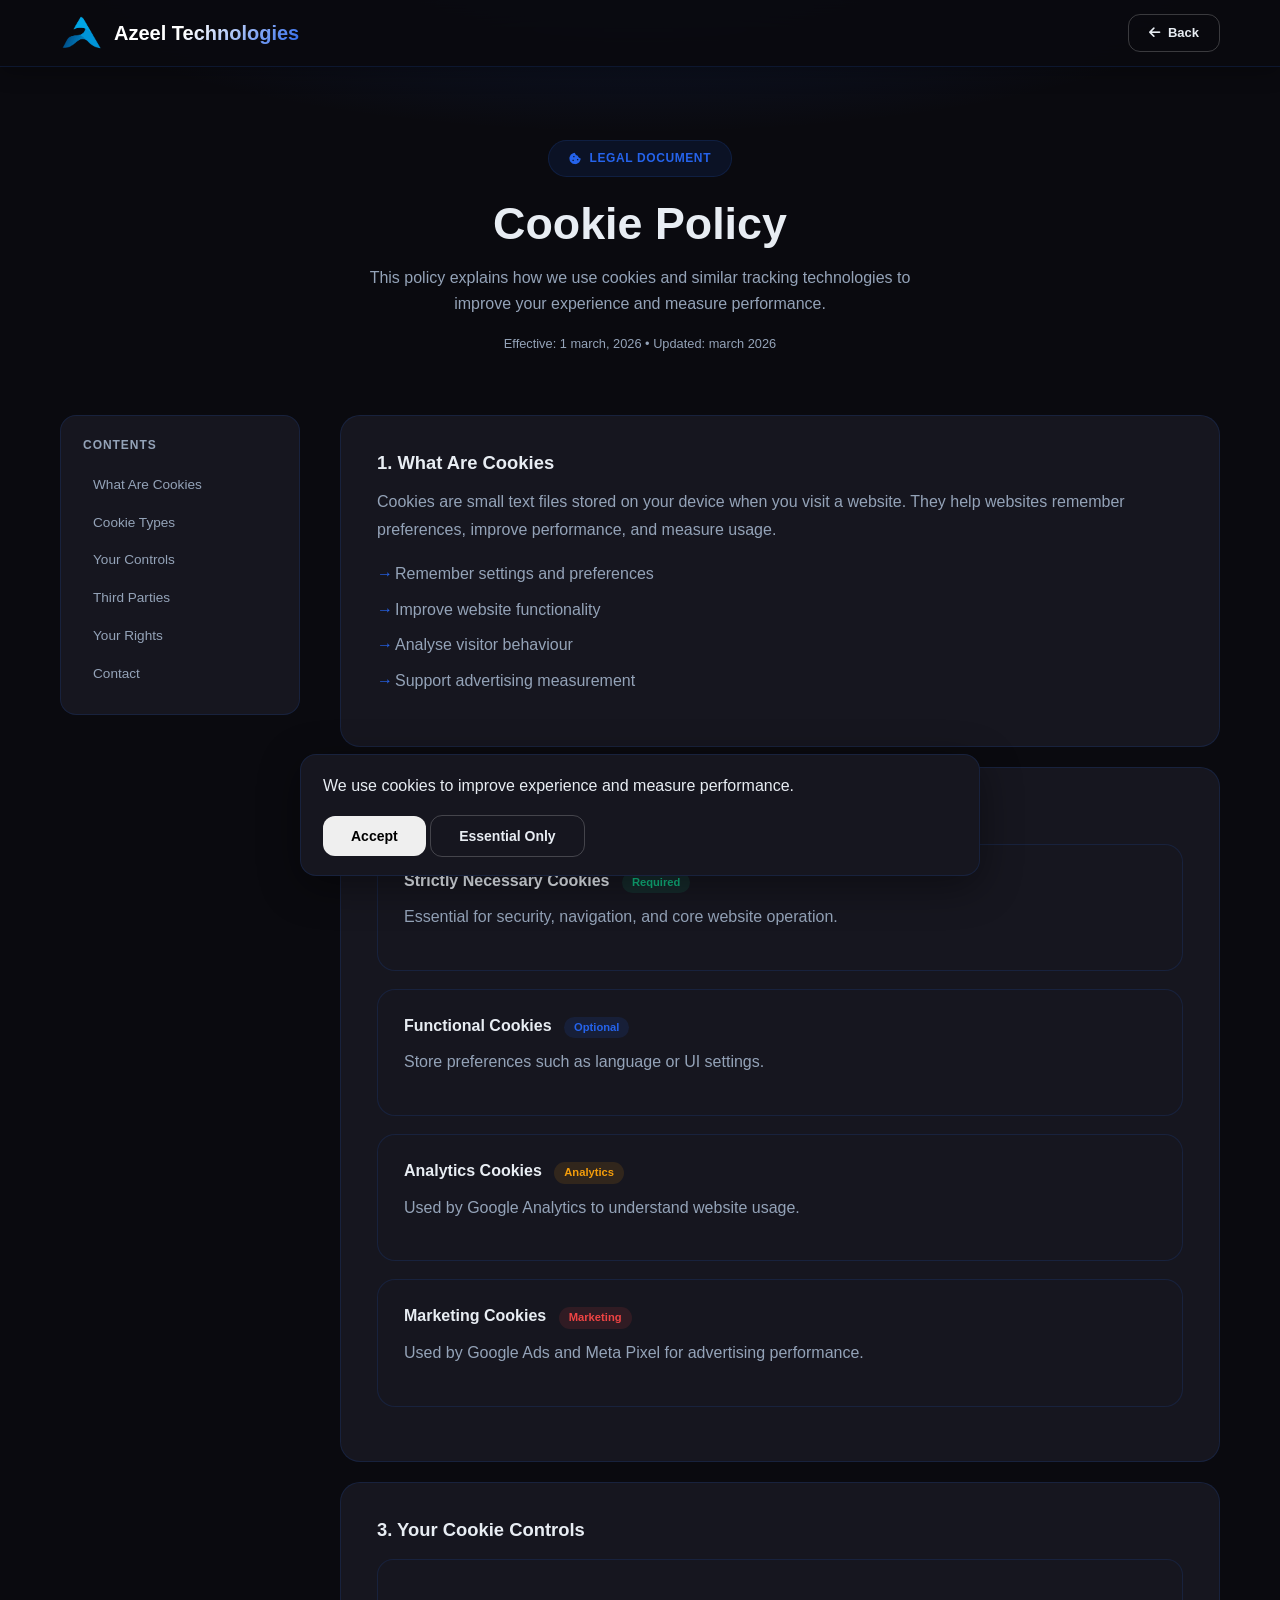
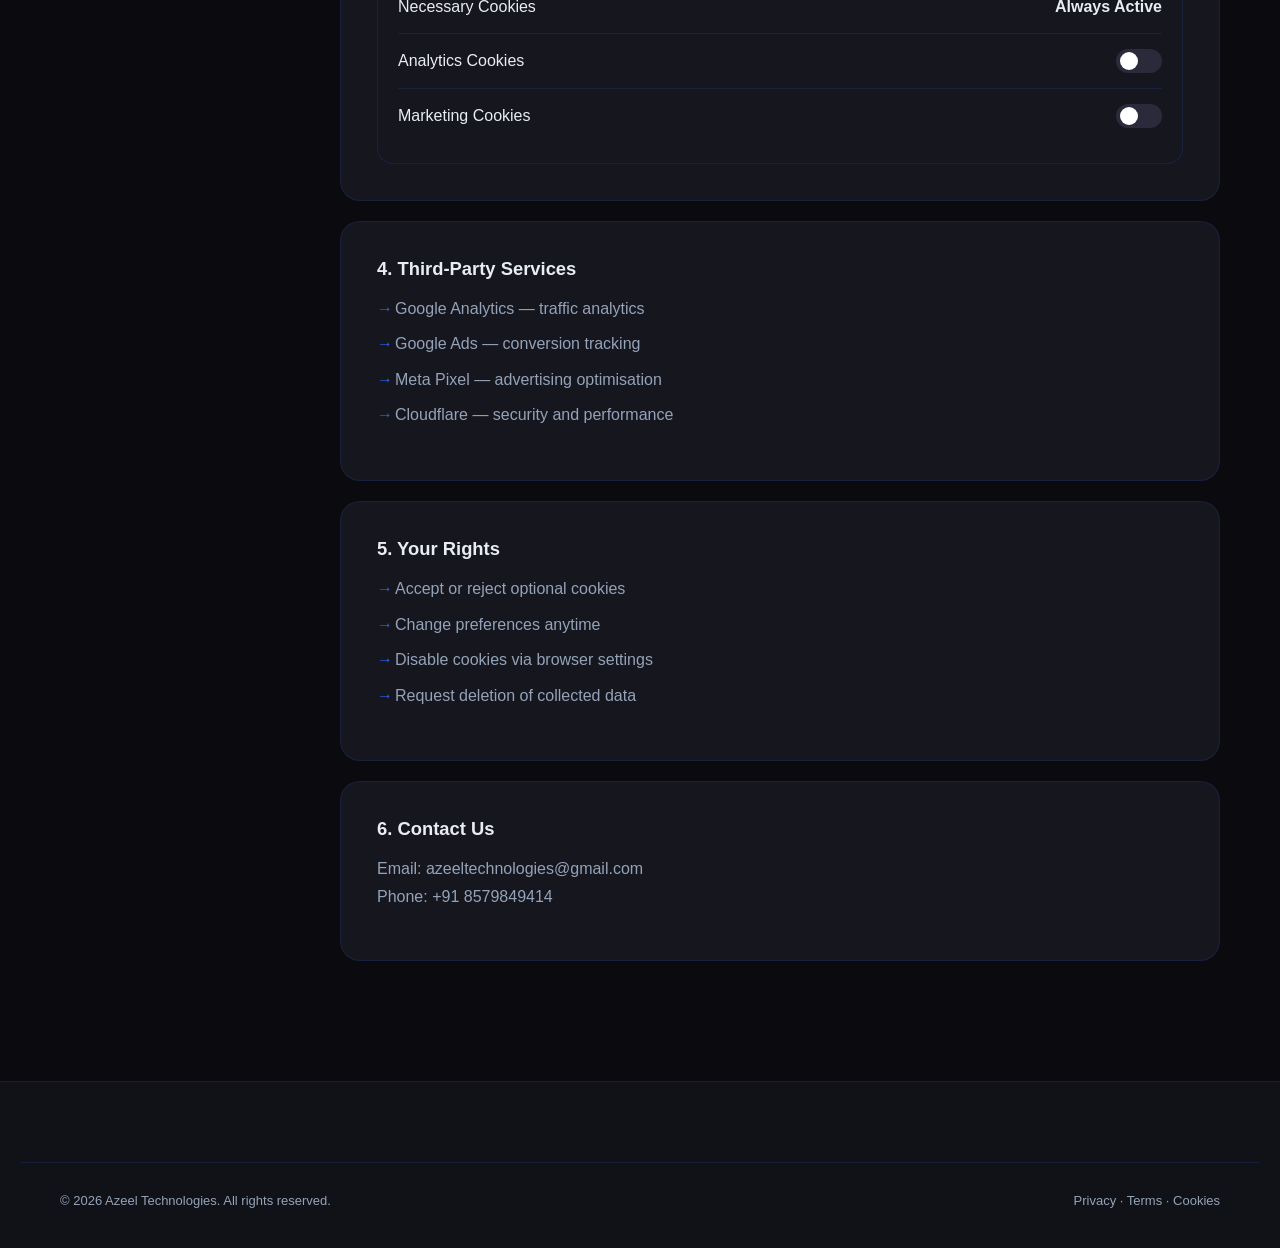
<file: cookies-policy.html>
<!DOCTYPE html>
<html lang="en">
<head>
<meta charset="UTF-8">
<meta name="viewport" content="width=device-width, initial-scale=1.0">

<title>Cookie Policy | Azeel Technologies</title>

<meta name="description"
content="Cookie Policy explaining how Azeel Technologies uses cookies, analytics and advertising technologies and how you control your preferences.">

<link rel="stylesheet" href="style.css">
<link rel="stylesheet"
href="https://cdnjs.cloudflare.com/ajax/libs/font-awesome/6.4.0/css/all.min.css">

</head>
<body>

<!-- NAV -->
<nav class="scrolled">
<div class="container nav-inner">
<div class="logo-wrapper">
<div class="logo-icon"><img src="azeel_logo.png" alt="Azeel Logo"></div>
<div class="logo">Azeel Technologies</div>
</div>

<a href="index.html" class="btn btn-outline btn-sm">
<i class="fas fa-arrow-left"></i> Back
</a>
</div>
</nav>

<!-- HERO -->
<section class="legal-hero">
<div class="container">
<span class="tag">
<i class="fas fa-cookie-bite"></i> Legal Document
</span>

<h1>Cookie Policy</h1>

<p>
This policy explains how we use cookies and similar tracking
technologies to improve your experience and measure performance.
</p>

<div class="legal-meta">
Effective: 1 march, 2026 • Updated: march 2026
</div>

</div>
</section>

<div class="container legal-layout">

<!-- SIDEBAR -->
<aside class="legal-sidebar">
<div class="legal-card">
<h4>Contents</h4>
<div class="legal-nav">
<a href="#what">What Are Cookies</a>
<a href="#types">Cookie Types</a>
<a href="#control">Your Controls</a>
<a href="#third">Third Parties</a>
<a href="#rights">Your Rights</a>
<a href="#contact">Contact</a>
</div>
</div>
</aside>

<!-- MAIN -->
<main>

<section id="what" class="legal-section">
<h2>1. What Are Cookies</h2>

<p>
Cookies are small text files stored on your device when you visit a website.
They help websites remember preferences, improve performance, and measure usage.
</p>

<ul class="legal-list">
<li>Remember settings and preferences</li>
<li>Improve website functionality</li>
<li>Analyse visitor behaviour</li>
<li>Support advertising measurement</li>
</ul>

</section>

<section id="types" class="legal-section">
<h2>2. Types of Cookies We Use</h2>

<div class="cookie-category">
<h3>Strictly Necessary Cookies
<span class="cookie-badge badge-required">Required</span>
</h3>
<p>Essential for security, navigation, and core website operation.</p>
</div>

<div class="cookie-category">
<h3>Functional Cookies
<span class="cookie-badge badge-optional">Optional</span>
</h3>
<p>Store preferences such as language or UI settings.</p>
</div>

<div class="cookie-category">
<h3>Analytics Cookies
<span class="cookie-badge badge-analytics">Analytics</span>
</h3>
<p>Used by Google Analytics to understand website usage.</p>
</div>

<div class="cookie-category">
<h3>Marketing Cookies
<span class="cookie-badge badge-marketing">Marketing</span>
</h3>
<p>Used by Google Ads and Meta Pixel for advertising performance.</p>
</div>

</section>

<section id="control" class="legal-section">
<h2>3. Your Cookie Controls</h2>

<div class="cookie-control">

<div class="cookie-row">
<span>Necessary Cookies</span>
<strong>Always Active</strong>
</div>

<div class="cookie-row">
<span>Analytics Cookies</span>
<div class="cookie-toggle" onclick="toggle(this,'analytics')"></div>
</div>

<div class="cookie-row">
<span>Marketing Cookies</span>
<div class="cookie-toggle" onclick="toggle(this,'marketing')"></div>
</div>
</div>
</section>

<section id="third" class="legal-section">
<h2>4. Third-Party Services</h2>

<ul class="legal-list">
<li>Google Analytics — traffic analytics</li>
<li>Google Ads — conversion tracking</li>
<li>Meta Pixel — advertising optimisation</li>
<li>Cloudflare — security and performance</li>
</ul>
</section>

<section id="rights" class="legal-section">
<h2>5. Your Rights</h2>

<ul class="legal-list">
<li>Accept or reject optional cookies</li>
<li>Change preferences anytime</li>
<li>Disable cookies via browser settings</li>
<li>Request deletion of collected data</li>
</ul>
</section>

<section id="contact" class="legal-section">
<h2>6. Contact Us</h2>

<p>
Email: azeeltechnologies@gmail.com<br>
Phone: +91 8579849414
</p>
</section>

</main>
</div>

<!-- COOKIE BANNER -->
<div class="cookie-banner" id="cookieBanner">
<p>
We use cookies to improve experience and measure performance.
</p>

<div>
<button class="btn" onclick="acceptCookies()">Accept</button>
<button class="btn btn-outline" onclick="rejectCookies()">Essential Only</button>
</div>
</div>

<footer>
<div class="container footer-bottom">
<span>© 2026 Azeel Technologies. All rights reserved.</span>
<span>
<a href="privacy.html">Privacy</a> ·
<a href="terms-of-service.html">Terms</a> ·
<a href="cookies-policy.html">Cookies</a>
</span>
</div>
</footer>

<script>
function toggle(el,type){
  el.classList.toggle("active");
  localStorage.setItem("cookie_"+type, el.classList.contains("active"));
}

function acceptCookies(){
  localStorage.setItem("cookie_consent","all");
  document.getElementById("cookieBanner").style.display="none";
}

function rejectCookies(){
  localStorage.setItem("cookie_consent","essential");
  document.getElementById("cookieBanner").style.display="none";
}

window.onload=function(){
  if(!localStorage.getItem("cookie_consent")){
    document.getElementById("cookieBanner").classList.add("show");
  }
}
</script>
</body>
</html>
</file>
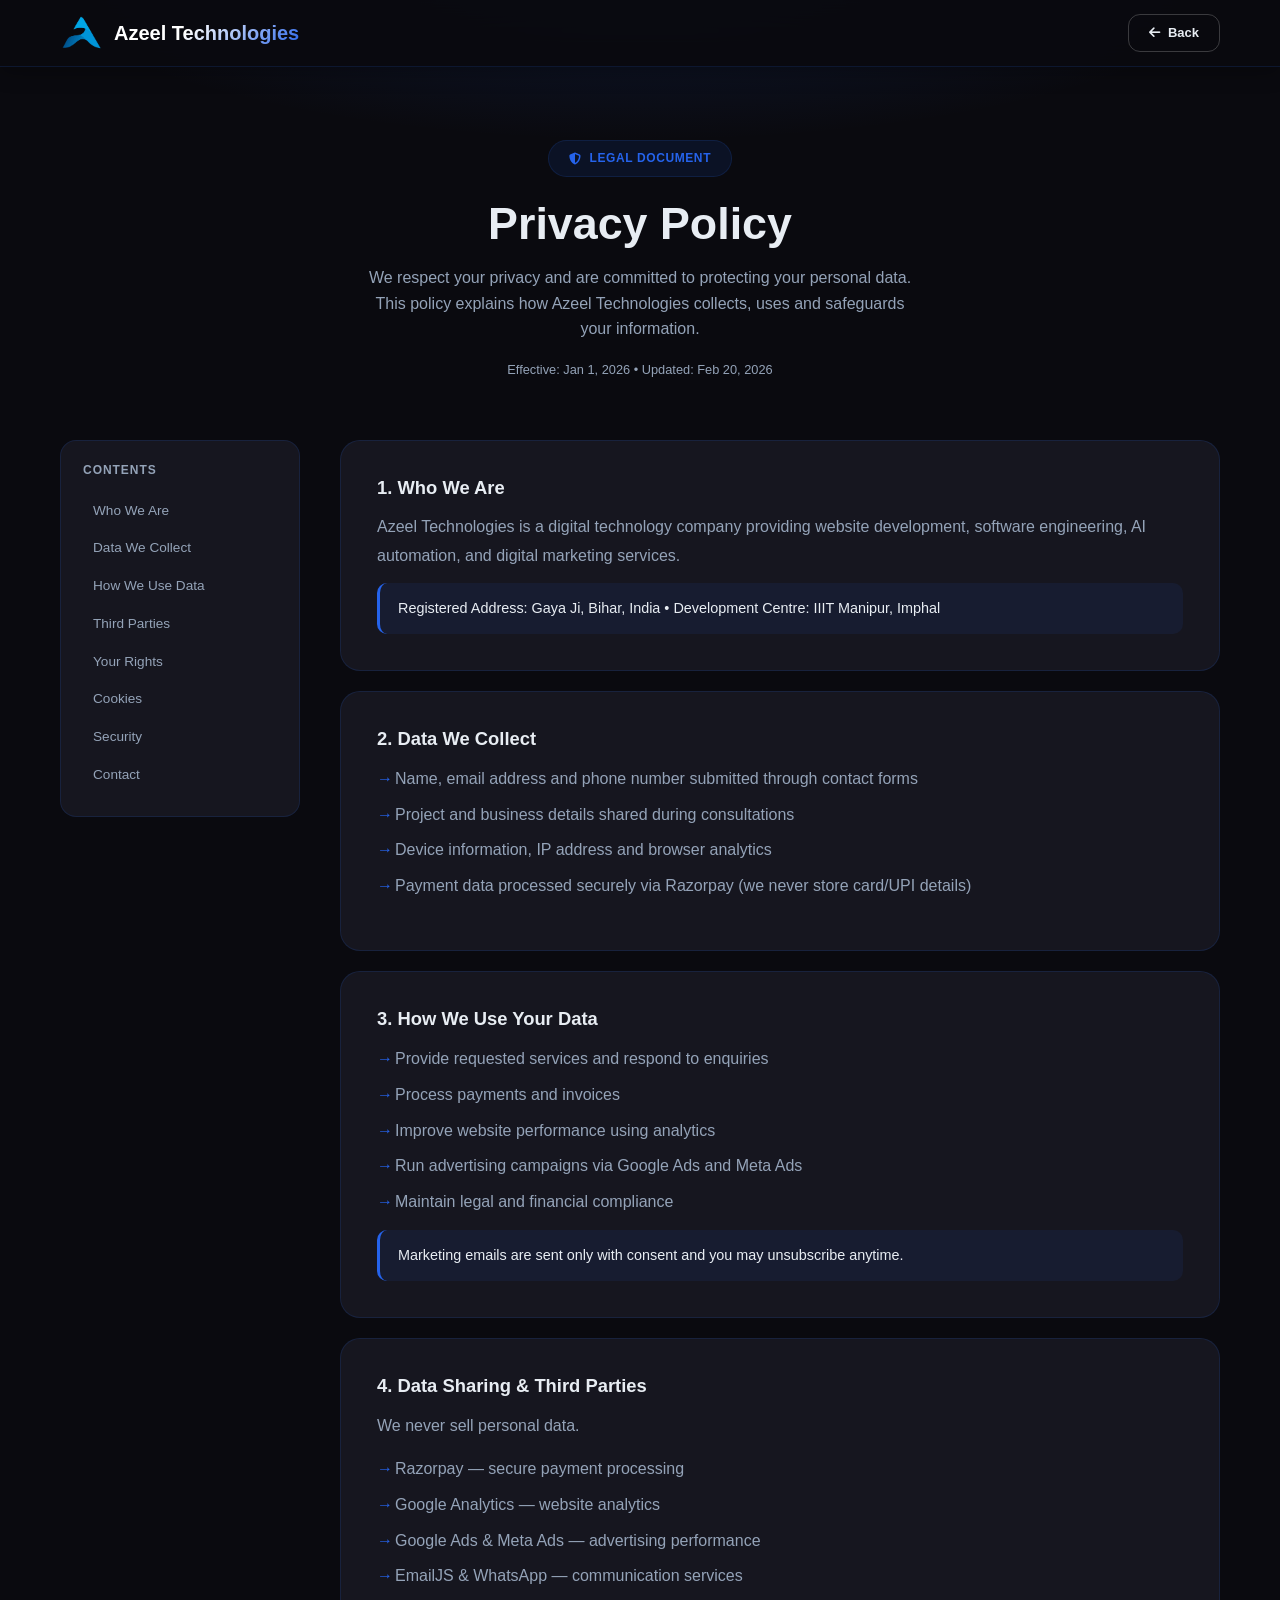
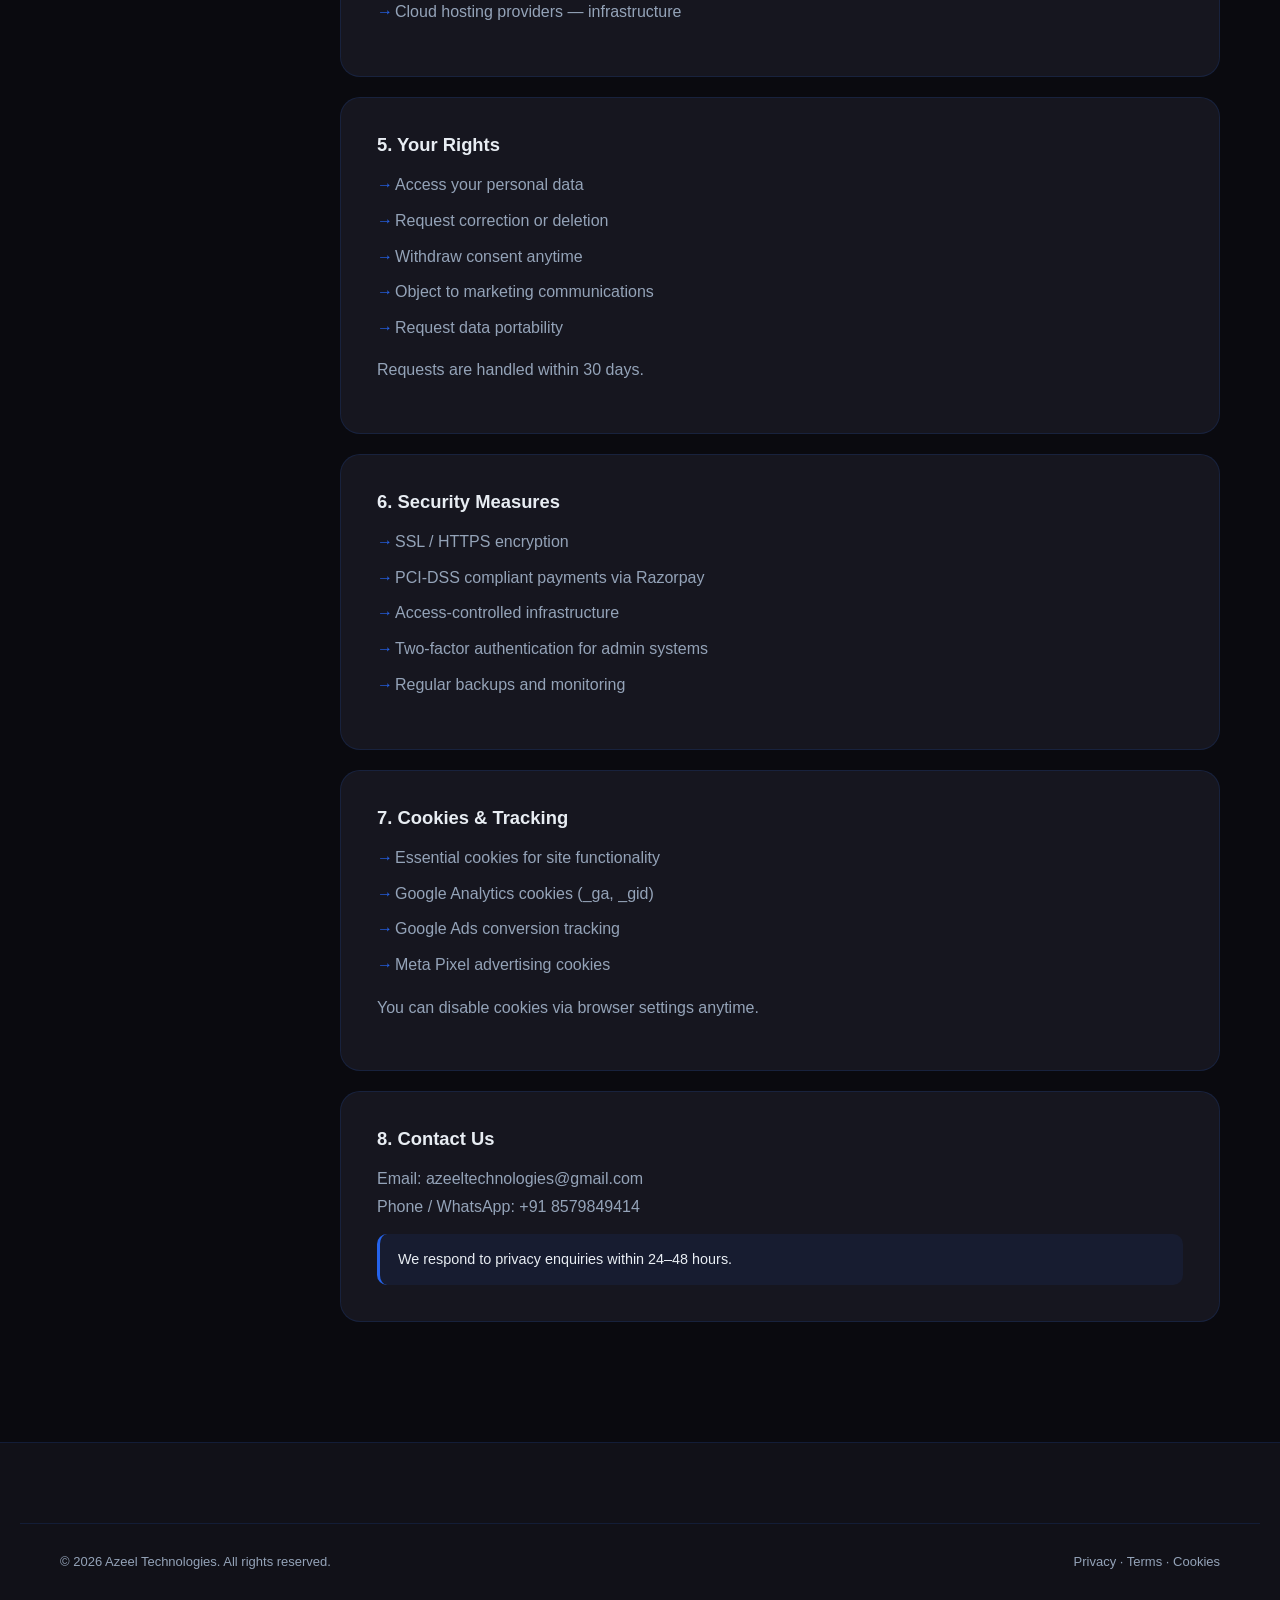
<file: privacy.html>
<!DOCTYPE html>
<html lang="en">
<head>
<meta charset="UTF-8">
<meta name="viewport" content="width=device-width, initial-scale=1.0">

<title>Privacy Policy | Azeel Technologies</title>
<meta name="description"
content="Privacy Policy of Azeel Technologies explaining how we collect, use and protect your personal data in compliance with GDPR, Indian IT Act and global standards.">

<link rel="stylesheet" href="style.css">
<link rel="stylesheet"
href="https://cdnjs.cloudflare.com/ajax/libs/font-awesome/6.4.0/css/all.min.css">

</head>
<body>

<!-- NAVBAR-->
<nav class="scrolled">
  <div class="container nav-inner">
    <div class="logo-wrapper">
      <div class="logo-icon"><img src="azeel_logo.png" alt="Azeel Logo"></div>
      <div class="logo">Azeel Technologies</div>
    </div>
    <a href="index.html" class="btn btn-outline btn-sm">
      <i class="fas fa-arrow-left"></i> Back
    </a>
  </div>
</nav>

<!-- HERO -->
<section class="legal-hero">
  <div class="container">
    <span class="tag">
      <i class="fas fa-shield-alt"></i> Legal Document
    </span>

    <h1>Privacy Policy</h1>

    <p>
      We respect your privacy and are committed to protecting your
      personal data. This policy explains how Azeel Technologies
      collects, uses and safeguards your information.
    </p>

    <div class="legal-meta">
      Effective: Jan 1, 2026 • Updated: Feb 20, 2026
    </div>
  </div>
</section>

<div class="container legal-layout">

<!-- SIDEBAR -->
<aside class="legal-sidebar">
  <div class="legal-card">
    <h4>Contents</h4>
    <div class="legal-nav">
      <a href="#who">Who We Are</a>
      <a href="#data">Data We Collect</a>
      <a href="#use">How We Use Data</a>
      <a href="#share">Third Parties</a>
      <a href="#rights">Your Rights</a>
      <a href="#cookies">Cookies</a>
      <a href="#security">Security</a>
      <a href="#contact">Contact</a>
    </div>
  </div>
</aside>

<!-- MAIN CONTENT -->
<main>

<section id="who" class="legal-section">
<h2>1. Who We Are</h2>
<p>
Azeel Technologies is a digital technology company providing website
development, software engineering, AI automation, and digital marketing services.
</p>

<div class="legal-highlight">
Registered Address: Gaya Ji, Bihar, India • Development Centre: IIIT Manipur, Imphal
</div>
</section>

<section id="data" class="legal-section">
<h2>2. Data We Collect</h2>

<ul class="legal-list">
<li>Name, email address and phone number submitted through contact forms</li>
<li>Project and business details shared during consultations</li>
<li>Device information, IP address and browser analytics</li>
<li>Payment data processed securely via Razorpay (we never store card/UPI details)</li>
</ul>
</section>

<section id="use" class="legal-section">
<h2>3. How We Use Your Data</h2>

<ul class="legal-list">
<li>Provide requested services and respond to enquiries</li>
<li>Process payments and invoices</li>
<li>Improve website performance using analytics</li>
<li>Run advertising campaigns via Google Ads and Meta Ads</li>
<li>Maintain legal and financial compliance</li>
</ul>

<div class="legal-highlight">
Marketing emails are sent only with consent and you may unsubscribe anytime.
</div>
</section>

<section id="share" class="legal-section">
<h2>4. Data Sharing & Third Parties</h2>

<p>We never sell personal data.</p>

<ul class="legal-list">
<li>Razorpay — secure payment processing</li>
<li>Google Analytics — website analytics</li>
<li>Google Ads & Meta Ads — advertising performance</li>
<li>EmailJS & WhatsApp — communication services</li>
<li>Cloud hosting providers — infrastructure</li>
</ul>
</section>

<section id="rights" class="legal-section">
<h2>5. Your Rights</h2>

<ul class="legal-list">
<li>Access your personal data</li>
<li>Request correction or deletion</li>
<li>Withdraw consent anytime</li>
<li>Object to marketing communications</li>
<li>Request data portability</li>
</ul>

<p>Requests are handled within 30 days.</p>
</section>

<section id="security" class="legal-section">
<h2>6. Security Measures</h2>

<ul class="legal-list">
<li>SSL / HTTPS encryption</li>
<li>PCI-DSS compliant payments via Razorpay</li>
<li>Access-controlled infrastructure</li>
<li>Two-factor authentication for admin systems</li>
<li>Regular backups and monitoring</li>
</ul>
</section>

<section id="cookies" class="legal-section">
<h2>7. Cookies & Tracking</h2>

<ul class="legal-list">
<li>Essential cookies for site functionality</li>
<li>Google Analytics cookies (_ga, _gid)</li>
<li>Google Ads conversion tracking</li>
<li>Meta Pixel advertising cookies</li>
</ul>

<p>You can disable cookies via browser settings anytime.</p>
</section>

<section id="contact" class="legal-section">
<h2>8. Contact Us</h2>

<p>
Email: azeeltechnologies@gmail.com<br>
Phone / WhatsApp: +91 8579849414
</p>

<div class="legal-highlight">
We respond to privacy enquiries within 24–48 hours.
</div>
</section>

</main>
</div>

<footer>
  <div class="container footer-bottom">
<span>© 2026 Azeel Technologies. All rights reserved.</span>
    <span>
      <a href="privacy.html">Privacy</a> ·
      <a href="terms-of-service.html">Terms</a> ·
      <a href="cookies-policy.html">Cookies</a>
    </span>
  </div>
</footer>
</body>
</html>
</file>
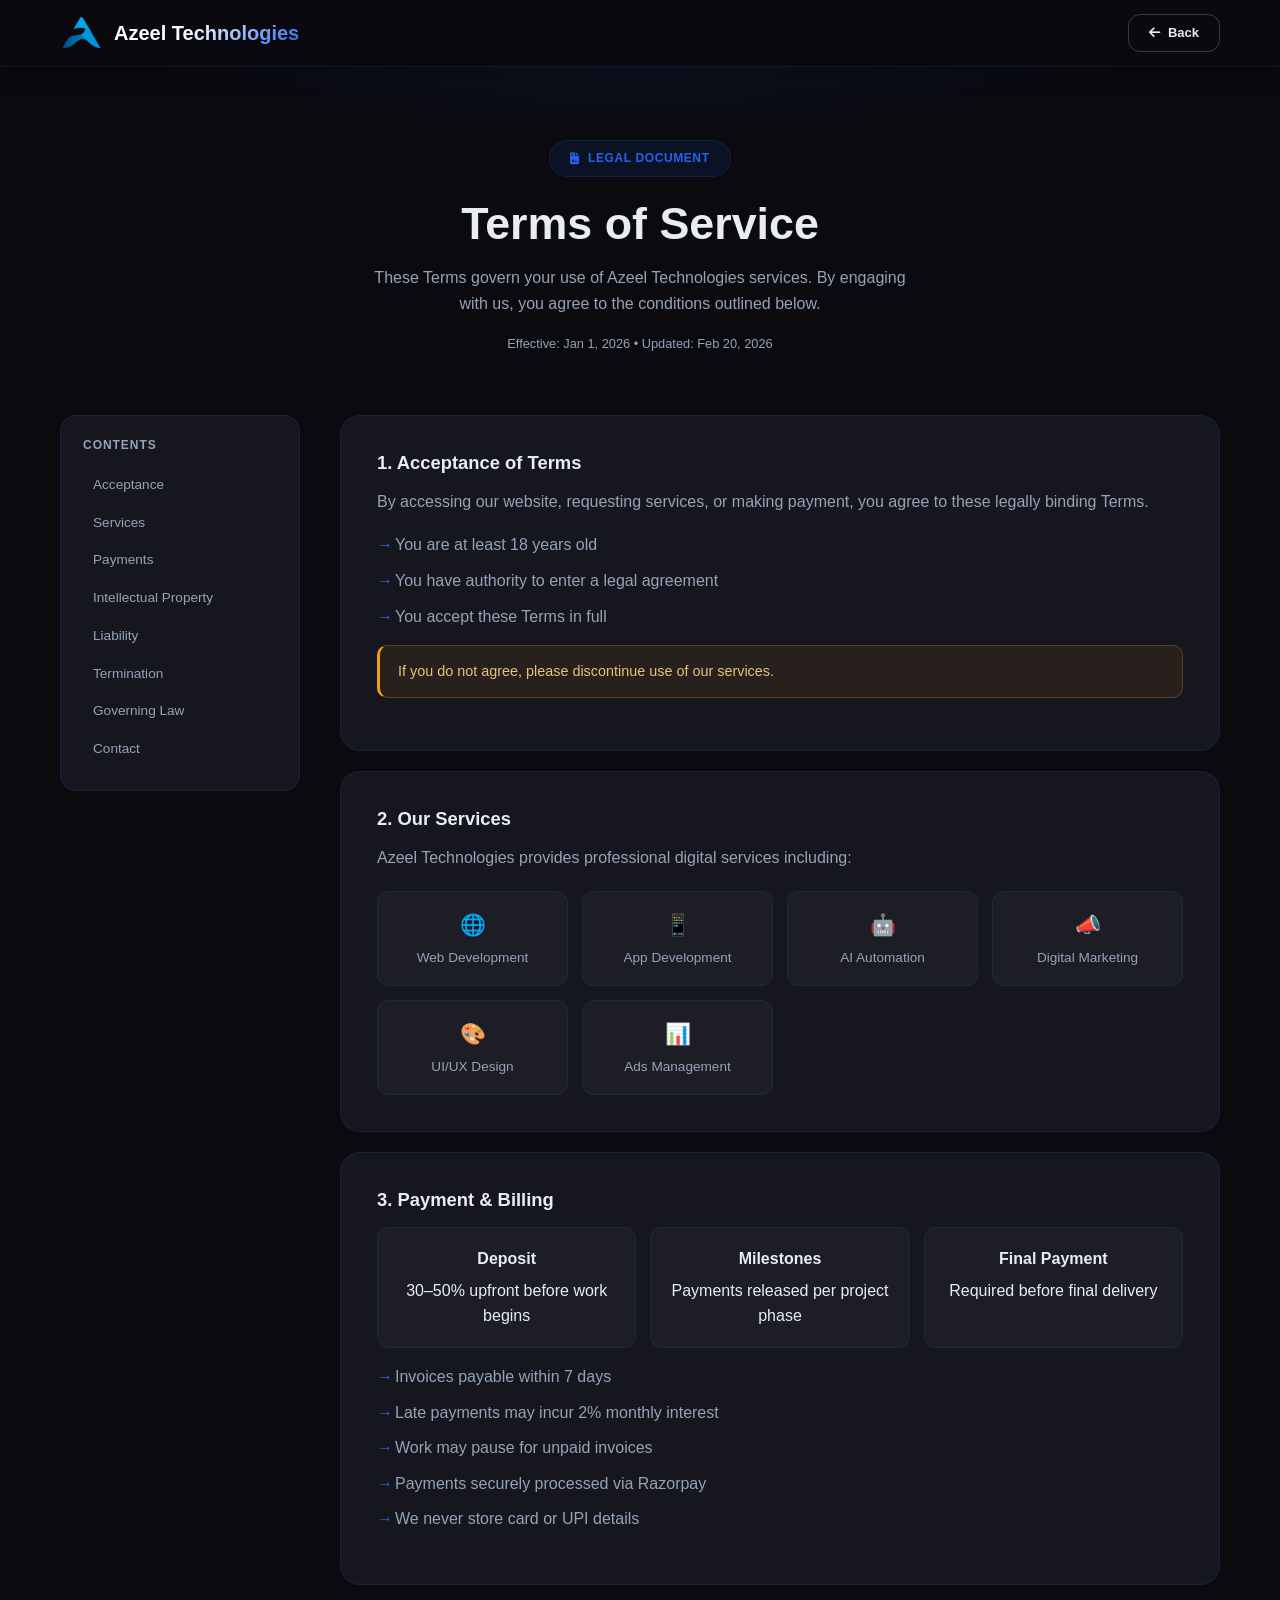
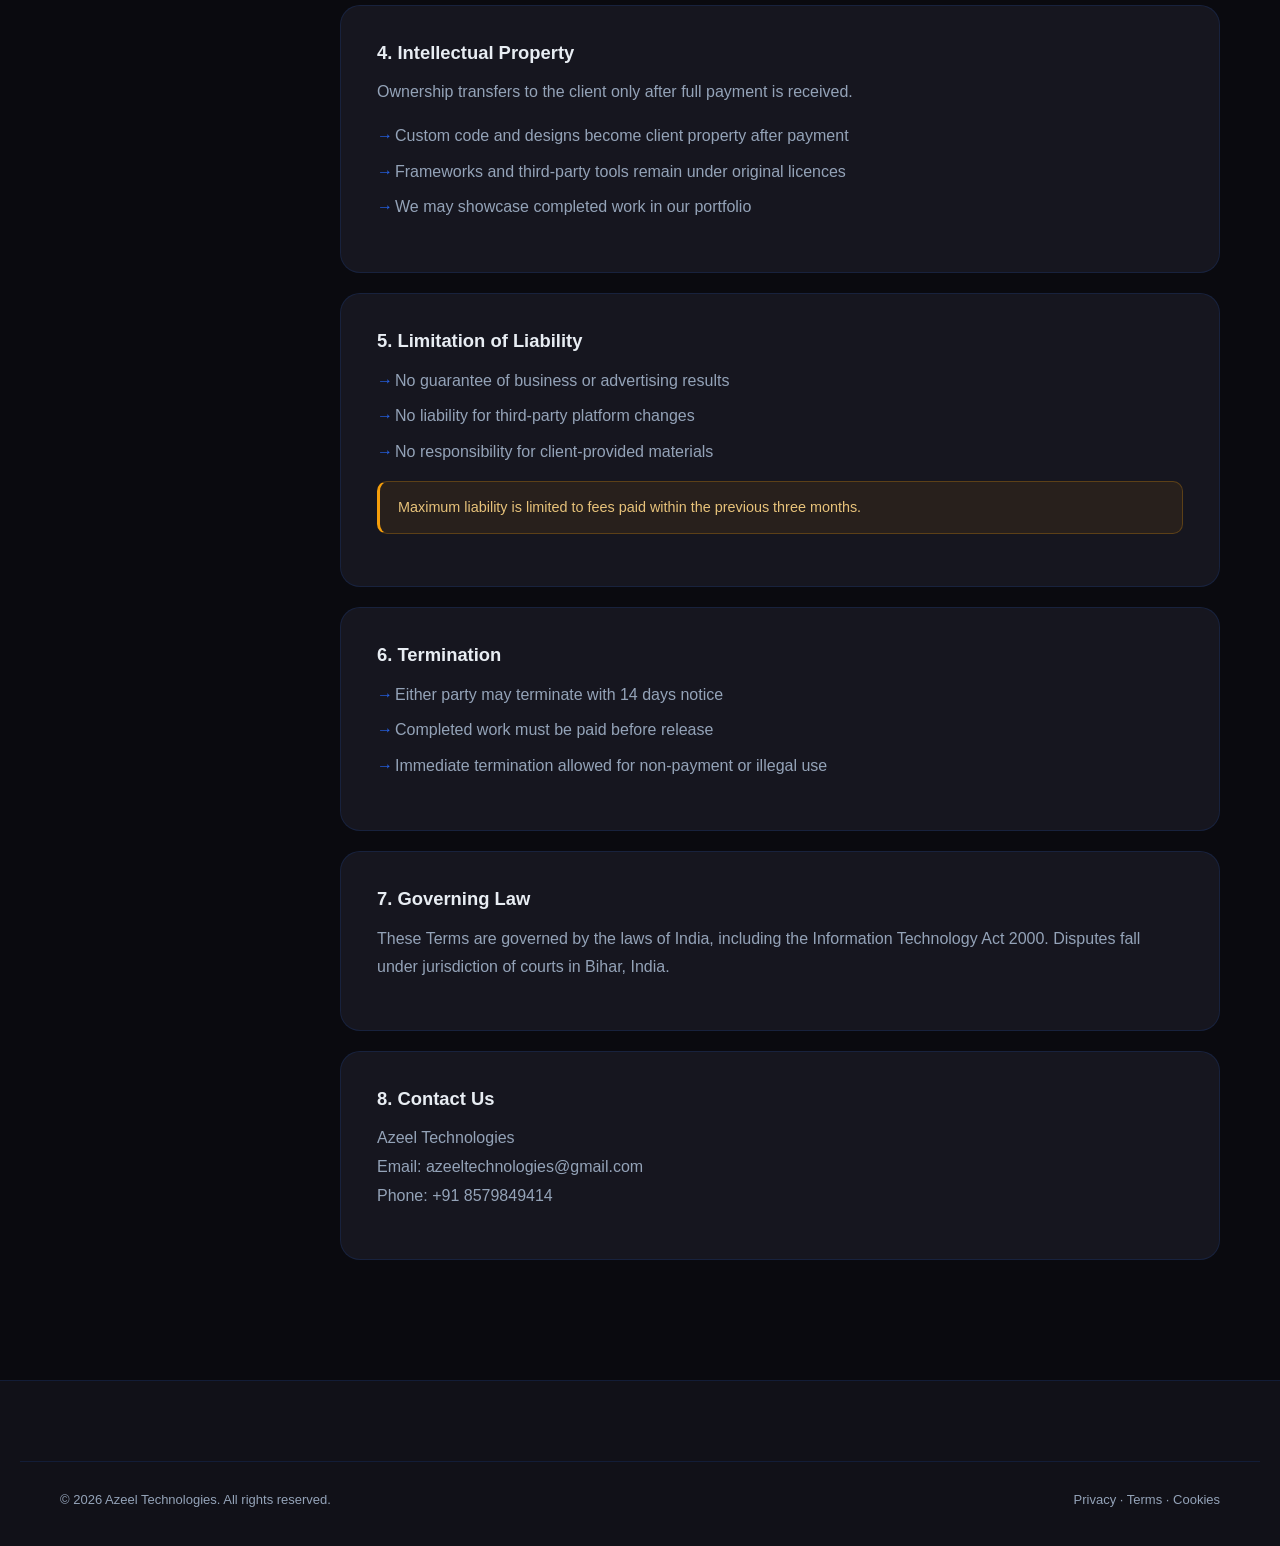
<file: terms-of-service.html>
<!DOCTYPE html>
<html lang="en">
<head>
<meta charset="UTF-8">
<meta name="viewport" content="width=device-width, initial-scale=1.0">

<title>Terms of Service | Azeel Technologies</title>

<meta name="description"
content="Terms of Service of Azeel Technologies covering service usage, payments, intellectual property, liability and legal conditions under Indian law.">

<link rel="stylesheet" href="style.css">
<link rel="stylesheet"
href="https://cdnjs.cloudflare.com/ajax/libs/font-awesome/6.4.0/css/all.min.css">

</head>
<body>

<!-- NAVBAR -->
<nav class="scrolled">
  <div class="container nav-inner">
    <div class="logo-wrapper">
      <div class="logo-icon"><img src="azeel_logo.png" alt="Azeel Logo"></div>
      <div class="logo">Azeel Technologies</div>
    </div>

    <a href="index.html" class="btn btn-outline btn-sm">
      <i class="fas fa-arrow-left"></i> Back
    </a>
  </div>
</nav>

<!-- HERO -->
<section class="legal-hero">
<div class="container">

<span class="tag">
<i class="fas fa-file-contract"></i> Legal Document
</span>

<h1>Terms of Service</h1>

<p>
These Terms govern your use of Azeel Technologies services.
By engaging with us, you agree to the conditions outlined below.
</p>

<div class="legal-meta">
Effective: Jan 1, 2026 • Updated: Feb 20, 2026
</div>

</div>
</section>

<div class="container legal-layout">

<!-- SIDEBAR -->
<aside class="legal-sidebar">
<div class="legal-card">
<h4>Contents</h4>
<div class="legal-nav">
<a href="#accept">Acceptance</a>
<a href="#services">Services</a>
<a href="#payment">Payments</a>
<a href="#ip">Intellectual Property</a>
<a href="#liability">Liability</a>
<a href="#termination">Termination</a>
<a href="#law">Governing Law</a>
<a href="#contact">Contact</a>
</div>
</div>
</aside>

<!-- MAIN -->
<main>

<section id="accept" class="legal-section">
<h2>1. Acceptance of Terms</h2>

<p>
By accessing our website, requesting services, or making payment,
you agree to these legally binding Terms.
</p>

<ul class="legal-list">
<li>You are at least 18 years old</li>
<li>You have authority to enter a legal agreement</li>
<li>You accept these Terms in full</li>
</ul>

<div class="legal-warning">
If you do not agree, please discontinue use of our services.
</div>
</section>

<section id="services" class="legal-section">
<h2>2. Our Services</h2>

<p>Azeel Technologies provides professional digital services including:</p>

<div class="legal-grid">
<div class="legal-box"><span>🌐</span>Web Development</div>
<div class="legal-box"><span>📱</span>App Development</div>
<div class="legal-box"><span>🤖</span>AI Automation</div>
<div class="legal-box"><span>📣</span>Digital Marketing</div>
<div class="legal-box"><span>🎨</span>UI/UX Design</div>
<div class="legal-box"><span>📊</span>Ads Management</div>
</div>
</section>

<section id="payment" class="legal-section">
<h2>3. Payment & Billing</h2>

<div class="payment-steps">

<div class="payment-step">
<strong>Deposit</strong>
30–50% upfront before work begins
</div>

<div class="payment-step">
<strong>Milestones</strong>
Payments released per project phase
</div>

<div class="payment-step">
<strong>Final Payment</strong>
Required before final delivery
</div>

</div>

<ul class="legal-list">
<li>Invoices payable within 7 days</li>
<li>Late payments may incur 2% monthly interest</li>
<li>Work may pause for unpaid invoices</li>
<li>Payments securely processed via Razorpay</li>
<li>We never store card or UPI details</li>
</ul>
</section>

<section id="ip" class="legal-section">
<h2>4. Intellectual Property</h2>

<p>
Ownership transfers to the client only after full payment is received.
</p>

<ul class="legal-list">
<li>Custom code and designs become client property after payment</li>
<li>Frameworks and third-party tools remain under original licences</li>
<li>We may showcase completed work in our portfolio</li>
</ul>
</section>

<section id="liability" class="legal-section">
<h2>5. Limitation of Liability</h2>

<ul class="legal-list">
<li>No guarantee of business or advertising results</li>
<li>No liability for third-party platform changes</li>
<li>No responsibility for client-provided materials</li>
</ul>

<div class="legal-warning">
Maximum liability is limited to fees paid within the previous
three months.
</div>
</section>

<section id="termination" class="legal-section">
<h2>6. Termination</h2>

<ul class="legal-list">
<li>Either party may terminate with 14 days notice</li>
<li>Completed work must be paid before release</li>
<li>Immediate termination allowed for non-payment or illegal use</li>
</ul>
</section>

<section id="law" class="legal-section">
<h2>7. Governing Law</h2>

<p>
These Terms are governed by the laws of India, including
the Information Technology Act 2000.
Disputes fall under jurisdiction of courts in Bihar, India.
</p>
</section>

<section id="contact" class="legal-section">
<h2>8. Contact Us</h2>

<p>
Azeel Technologies<br>
Email: azeeltechnologies@gmail.com<br>
Phone: +91 8579849414
</p>
</section>

</main>
</div>

<footer>
<div class="container footer-bottom">
<span>© 2026 Azeel Technologies. All rights reserved.</span>
<span>
<a href="privacy.html">Privacy</a> ·
<a href="terms-of-service.html">Terms</a> ·
<a href="cookies-policy.html">Cookies</a>
</span>
</div>
</footer>

</body>
</html>
</file>
<file: style.css>
*, *::before, *::after { box-sizing: border-box; margin: 0; padding: 0; }
html { scroll-behavior: smooth; }
body { font-family: 'Outfit', sans-serif; background: #0a0a0f; color: #e8edf3; overflow-x: hidden; line-height: 1.6; }

:root {
  --primary: #2563eb;
  --primary-hover: #1d4ed8;
  --accent: #06b6d4;
  --accent-hover: #0891b2;
  --dark: #0a0a0f;
  --dark-2: #111118;
  --dark-3: #1a1a24;
  --dark-card: #16161f;
  --text: #e8edf3;
  --text-muted: #94a3b8;
  --border: rgba(37,99,235,.15);
  --success: #10b981;
}

::-webkit-scrollbar { width: 8px; }
::-webkit-scrollbar-track { background: var(--dark-2); }
::-webkit-scrollbar-thumb { background: var(--primary); border-radius: 4px; }
::-webkit-scrollbar-thumb:hover { background: var(--primary-hover); }
::selection { background: var(--primary); color: white; }

.container { max-width: 1240px; margin: 0 auto; padding: 0 24px; }
@media (min-width: 768px) { .container { padding: 0 40px; } }

.section { padding: 80px 0; }
@media (min-width: 768px) { .section { padding: 120px 0; } }

.tag {
  display: inline-flex;
  align-items: center;
  gap: 8px;
  padding: 8px 20px;
  background: rgba(37,99,235,.1);
  border: 1px solid var(--border);
  border-radius: 100px;
  font-size: 0.75rem;
  font-weight: 600;
  letter-spacing: 0.05em;
  text-transform: uppercase;
  color: var(--primary);
  margin-bottom: 20px;
}

h1,h2,h3,h4,h5,h6 { font-family: 'Space Grotesk', sans-serif; line-height: 1.2; font-weight: 700; }
a { color: inherit; text-decoration: none; transition: all 0.3s ease; }
img { max-width: 100%; display: block; height: auto; }

.gradient-text {
  background: linear-gradient(135deg, var(--primary), var(--accent));
  -webkit-background-clip: text;
  -webkit-text-fill-color: transparent;
  background-clip: text;
}

/* BUTTONS */
.btn {
  display: inline-flex;
  align-items: center;
  gap: 8px;
  padding: 12px 28px;
  border-radius: 12px;
  font-weight: 600;
  font-size: 0.875rem;
  cursor: pointer;
  transition: all 0.3s ease;
  border: none;
  font-family: 'Outfit', sans-serif;
  text-transform: none;
  white-space: nowrap;
}

.btn-primary {
  background: linear-gradient(135deg, var(--primary), var(--primary-hover));
  color: #fff;
  box-shadow: 0 4px 20px rgba(37,99,235,.3);
}

.btn-primary:hover {
  transform: translateY(-2px);
  box-shadow: 0 6px 30px rgba(37,99,235,.5);
}

.btn-outline {
  background: transparent;
  border: 1.5px solid rgba(255,255,255,.2);
  color: var(--text);
}

.btn-outline:hover {
  border-color: var(--primary);
  color: var(--primary);
  background: rgba(37,99,235,.05);
}

.btn-sm { padding: 8px 20px; font-size: 0.8125rem; }

/* NAVBAR */
nav {
  position: fixed;
  top: 0; left: 0; right: 0;
  z-index: 1000;
  padding: 16px 0;
  transition: all 0.3s ease;
  background: rgba(10,10,15,0);
}

nav.scrolled {
  background: rgba(10,10,15,0.95);
  backdrop-filter: blur(20px);
  border-bottom: 1px solid var(--border);
  padding: 12px 0;
  box-shadow: 0 4px 20px rgba(0,0,0,0.3);
}

.nav-inner {
  display: flex;
  align-items: center;
  justify-content: space-between;
  gap: 20px;
}

.logo-wrapper {
  display: flex;
  align-items: center;
  gap: 12px;
  cursor: pointer;
}

.logo-icon {
  width: 42px; height: 42px;
  border-radius: 10px;
  
  display: flex; align-items: center; justify-content: center;
  font-weight: 800; font-size: 1.2rem; color: white;
  font-family: 'Space Grotesk', sans-serif;

/* logo box remove */
 /*  box-shadow: 0 4px 12px rgba(37,99,235,0.3); */
}

.logo {
  font-family: 'Space Grotesk', sans-serif;
  font-size: 1.25rem; font-weight: 800;
  background: linear-gradient(135deg, #fff 40%, var(--primary));
  -webkit-background-clip: text;
  -webkit-text-fill-color: transparent;
  background-clip: text;
}

@media (max-width: 768px) {
  .logo { font-size: 1.1rem; }
  .logo-icon { width: 41px; height: 41px; font-size: 1rem; }
}

.nav-links {
  display: none;
  align-items: center;
  gap: 32px;
  list-style: none;
}

@media (min-width: 769px) { .nav-links { display: flex; } }

.nav-links a {
  font-size: 0.875rem; font-weight: 500;
  color: var(--text-muted);
  transition: color 0.25s;
  position: relative; padding: 4px 0;
}

.nav-links a::after {
  content: '';
  position: absolute; bottom: 0; left: 0; right: 0;
  height: 2px; background: var(--primary);
  transform: scaleX(0); transform-origin: right;
  transition: transform 0.3s;
}

.nav-links a:hover { color: var(--text); }
.nav-links a:hover::after { transform: scaleX(1); transform-origin: left; }

.nav-actions { display: flex; align-items: center; gap: 12px; }

.hamburger {
  display: flex; flex-direction: column; gap: 5px;
  cursor: pointer; background: none; border: none;
  padding: 8px; z-index: 1001; transition: all 0.3s ease;
}

@media (min-width: 769px) { .hamburger { display: none; } }

.hamburger span {
  display: block; width: 24px; height: 2px;
  background: var(--text); border-radius: 2px;
  transition: all 0.3s ease;
}

.hamburger.open span:nth-child(1) { transform: translateY(7px) rotate(45deg); }
.hamburger.open span:nth-child(2) { opacity: 0; }
.hamburger.open span:nth-child(3) { transform: translateY(-7px) rotate(-45deg); }

/* Mobile Menu */
.mobile-menu {
  position: fixed; top: 0; right: -100%;
  width: 280px; height: 100vh;
  background: var(--dark-3);
  border-left: 1px solid var(--border);
  padding: 80px 24px 24px;
  z-index: 999; transition: right 0.3s ease;
  overflow-y: auto;
}

.mobile-menu.open { right: 0; }

.mobile-menu-overlay {
  position: fixed; top: 0; left: 0;
  width: 100%; height: 100%;
  background: rgba(0,0,0,0.7);
  z-index: 998; opacity: 0; visibility: hidden;
  transition: all 0.3s ease;
}

.mobile-menu-overlay.open { opacity: 1; visibility: visible; }

.mobile-nav-links {
  display: flex; flex-direction: column;
  gap: 8px; margin-bottom: 24px;
}

.mobile-nav-links a {
  padding: 12px 16px; border-radius: 8px;
  color: var(--text-muted); font-size: 0.95rem; font-weight: 500;
  transition: all 0.3s ease;
}

.mobile-nav-links a:hover { background: rgba(37,99,235,0.1); color: var(--primary); }
.mobile-menu .btn { width: 100%; justify-content: center; }

/* HERO */
.hero {
  min-height: 100vh;
  display: flex; align-items: center;
  padding: 100px 0 60px;
  background: radial-gradient(ellipse 80% 60% at 50% -5%, rgba(37,99,235,.18) 0%, transparent 65%);
  position: relative; overflow: hidden;
}

@media (min-width: 768px) { .hero { padding: 140px 0 80px; } }

.hero-dots {
  position: absolute; inset: 0; z-index: 0;
  background-image: radial-gradient(rgba(37,99,235,.08) 1px, transparent 1px);
  background-size: 40px 40px;
}

.orb {
  position: absolute; border-radius: 50%;
  filter: blur(100px); opacity: 0.25;
  animation: floatOrb 10s ease-in-out infinite;
  pointer-events: none;
}

.orb-1 { width: 500px; height: 500px; background: var(--primary); top: -200px; right: -80px; }
.orb-2 { width: 400px; height: 400px; background: var(--accent); bottom: -150px; left: -100px; animation-delay: 4s; }
.orb-3 { width: 250px; height: 250px; background: #8b5cf6; top: 40%; left: 35%; animation-delay: 7s; opacity: 0.15; }

@keyframes floatOrb {
  0%,100% { transform: translateY(0) scale(1); }
  50% { transform: translateY(-30px) scale(1.05); }
}

.hero-inner {
  display: grid; grid-template-columns: 1fr;
  align-items: center; gap: 48px;
  position: relative; z-index: 2;
}

@media (min-width: 992px) {
  .hero-inner { grid-template-columns: 1fr 1fr; gap: 64px; }
}

.hero-badge {
  display: inline-flex; align-items: center; gap: 10px;
  padding: 10px 20px;
  background: rgba(37,99,235,.12);
  border: 1px solid var(--border);
  border-radius: 100px;
  font-size: 0.8125rem; font-weight: 600; color: var(--primary);
  margin-bottom: 24px;
  animation: fadeUp 0.8s ease both;
}

.badge-dot {
  width: 8px; height: 8px; border-radius: 50%;
  background: var(--accent); animation: pulse 2s infinite;
}

@keyframes pulse {
  0%,100% { transform: scale(1); opacity: 1; }
  50% { transform: scale(1.5); opacity: 0.5; }
}

.hero h1 {
  font-size: clamp(2.2rem, 6vw, 4rem); font-weight: 800; line-height: 1.1;
  margin-bottom: 20px; animation: fadeUp 0.9s 0.1s ease both;
}

.hero p {
  font-size: clamp(1rem, 2vw, 1.125rem); color: var(--text-muted); line-height: 1.7;
  margin-bottom: 32px; animation: fadeUp 0.9s 0.25s ease both; max-width: 540px;
}

.hero-actions {
  display: flex; gap: 12px; flex-wrap: wrap;
  animation: fadeUp 0.9s 0.4s ease both;
}

.hero-stats {
  display: grid; grid-template-columns: repeat(auto-fit, minmax(120px, 1fr));
  gap: 32px; margin-top: 48px; animation: fadeUp 0.9s 0.55s ease both;
}

@media (min-width: 768px) {
  .hero-stats { grid-template-columns: repeat(3, 1fr); gap: 40px; }
}

.stat-num {
  font-family: 'Space Grotesk', sans-serif;
  font-size: clamp(1.8rem, 4vw, 2.5rem); font-weight: 800;
  line-height: 1;
  background: linear-gradient(135deg, var(--primary), var(--accent));

  -webkit-background-clip: text; 
 
  -webkit-text-fill-color: transparent;
}

.stat-lbl { font-size: 0.8125rem; color: var(--text-muted); margin-top: 6px; }

.hero-visual { position: relative; animation: fadeIn 1.1s 0.3s ease both; display: none; }
@media (min-width: 992px) { .hero-visual { display: block; } }

.hero-img-main {
  width: 100%; border-radius: 20px; overflow: hidden; position: relative;
  box-shadow: 0 30px 70px rgba(0,0,0,.5), 0 0 0 1px var(--border);
}

.hero-img-main img { width: 100%; aspect-ratio: 4/3; object-fit: cover; display: block; }

.hero-img-main::after {
  content: ''; position: absolute; inset: 0; border-radius: 20px;
  background: linear-gradient(160deg, rgba(37,99,235,.15), rgba(6,182,212,.08));
  pointer-events: none;
}

.float-card {
  position: absolute;
  background: rgba(17,17,24,.95); backdrop-filter: blur(16px);
  border: 1px solid var(--border); border-radius: 16px; padding: 16px 20px;
  display: flex; align-items: center; gap: 12px;
  box-shadow: 0 16px 40px rgba(0,0,0,.5);
}

.fc-1 { bottom: -20px; left: -24px; animation: floatCard 5s ease-in-out infinite; }
.fc-2 { top: -16px; right: -20px; animation: floatCard 5s 2s ease-in-out infinite; }

@keyframes floatCard {
  0%,100% { transform: translateY(0); }
  50% { transform: translateY(-10px); }
}

.fc-icon {
  width: 44px; height: 44px; border-radius: 12px; flex-shrink: 0;
  background: linear-gradient(135deg, var(--primary), var(--accent));
  display: flex; align-items: center; justify-content: center; font-size: 1.25rem;
}

.fc-label { font-size: 0.7rem; color: var(--text-muted); }
.fc-value { font-family: 'Space Grotesk', sans-serif; font-size: 1rem; font-weight: 700; }

@keyframes fadeUp {
  from { opacity: 0; transform: translateY(30px); }
  to { opacity: 1; transform: none; }
}

@keyframes fadeIn {
  from { opacity: 0; transform: translateX(30px); }
  to { opacity: 1; transform: none; }
}

/* TICKER */
.ticker-wrap {
  overflow: hidden; padding: 20px 0;
  border-top: 1px solid var(--border); border-bottom: 1px solid var(--border);
  background: var(--dark-2);
}

.ticker {
  display: flex; gap: 48px;
  animation: ticker 25s linear infinite; width: max-content;
}

.ticker-item {
  font-family: 'Space Grotesk', sans-serif; font-size: 0.75rem; font-weight: 600;
  letter-spacing: 0.05em; text-transform: uppercase; color: var(--text-muted);
  white-space: nowrap; display: flex; align-items: center; gap: 12px;
}

.ticker-item::before { content: '●'; color: var(--primary); font-size: 0.5rem; }

@keyframes ticker {
  from { transform: translateX(0); }
  to { transform: translateX(-50%); }
}

/* SECTION HEADERS */
.section-head {
  text-align: center; margin-bottom: 56px;
  max-width: 800px; margin-left: auto; margin-right: auto;
}

@media (min-width: 768px) { .section-head { margin-bottom: 72px; } }

.section-head h2 {
  font-size: clamp(1.75rem, 4vw, 2.75rem); font-weight: 800; margin-bottom: 16px; line-height: 1.2;
}

.section-head p { color: var(--text-muted); line-height: 1.7; font-size: clamp(0.95rem, 2vw, 1.0625rem); }

/* SHOWCASE */
.showcase-section {
  padding: 80px 0; background: var(--dark-2);
  position: relative; overflow: hidden;
}

@media (min-width: 768px) { .showcase-section { padding: 120px 0; } }

.showcase-section::before {
  content: ''; position: absolute; top: 0; left: 0; right: 0; height: 1px;
  background: linear-gradient(90deg, transparent, var(--primary), transparent);
}

.showcase-section::after {
  content: ''; position: absolute; bottom: 0; left: 0; right: 0; height: 1px;
  background: linear-gradient(90deg, transparent, var(--accent), transparent);
}

.showcase-grid {
  display: grid; grid-template-columns: 1fr; gap: 20px; align-items: stretch;
}

@media (min-width: 992px) {
  .showcase-grid { grid-template-columns: 1.1fr 0.9fr; gap: 24px; }
}

.sc-main { border-radius: 20px; overflow: hidden; position: relative; min-height: 350px; }
@media (min-width: 768px) { .sc-main { min-height: 450px; } }
.sc-main img { width: 100%; height: 100%; object-fit: cover; display: block; }

.sc-overlay {
  position: absolute; inset: 0;
  background: linear-gradient(180deg, rgba(10,10,15,0) 35%, rgba(10,10,15,.95) 100%);
}

.sc-content { position: absolute; bottom: 0; left: 0; right: 0; padding: 28px; }
@media (min-width: 768px) { .sc-content { padding: 36px; } }
.sc-content h3 { font-size: clamp(1.25rem, 3vw, 1.5rem); font-weight: 800; margin-bottom: 10px; }
.sc-content p { font-size: 0.9rem; color: rgba(255,255,255,.7); line-height: 1.6; }

.sc-side { display: flex; flex-direction: column; gap: 20px; }
@media (min-width: 992px) { .sc-side { gap: 24px; } }

.sc-card { border-radius: 18px; overflow: hidden; position: relative; flex: 1; min-height: 180px; }
@media (min-width: 768px) { .sc-card { min-height: 210px; } }
.sc-card img { width: 100%; height: 100%; object-fit: cover; display: block; }

.sc-card-overlay {
  position: absolute; inset: 0;
  background: linear-gradient(180deg, rgba(10,10,15,0) 30%, rgba(10,10,15,.9) 100%);
}

.sc-card-content { position: absolute; bottom: 0; left: 0; right: 0; padding: 20px; }
@media (min-width: 768px) { .sc-card-content { padding: 24px; } }
.sc-card-content h4 { font-size: clamp(0.95rem, 2vw, 1.05rem); font-weight: 700; margin-bottom: 4px; }
.sc-card-content p { font-size: 0.8125rem; color: rgba(255,255,255,.65); }

.showcase-stats {
  display: grid; grid-template-columns: repeat(2, 1fr); gap: 16px; margin-top: 40px;
}

@media (min-width: 768px) {
  .showcase-stats { grid-template-columns: repeat(4,1fr); gap: 20px; margin-top: 56px; }
}

.sc-stat {
  text-align: center; padding: 24px 16px; border-radius: 16px;
  background: var(--dark-card); border: 1px solid var(--border); transition: all 0.3s;
}

.sc-stat:hover {
  transform: translateY(-5px); border-color: var(--primary);
  box-shadow: 0 12px 30px rgba(37,99,235,0.2);
}

.sc-stat .num { font-family: 'Space Grotesk', sans-serif; font-size: clamp(1.8rem, 4vw, 2.2rem); font-weight: 800; }
.sc-stat .lbl { font-size: 0.75rem; color: var(--text-muted); margin-top: 6px; }

/* ABOUT */
.about-grid { display: grid; grid-template-columns: 1fr; gap: 48px; align-items: center; }
@media (min-width: 992px) { .about-grid { grid-template-columns: 1fr 1fr; gap: 72px; } }

.about-img-wrap { position: relative; order: -1; }
@media (min-width: 992px) { .about-img-wrap { order: 0; } }

.about-img-main {
  width: 100%; aspect-ratio: 4/3; object-fit: cover;
  border-radius: 20px; box-shadow: 0 24px 60px rgba(0,0,0,.5); display: block;
}

.about-img-wrap::before {
  content: ''; position: absolute; inset: -12px; border-radius: 28px;
  border: 1px dashed rgba(37,99,235,.2); z-index: -1;
}

.about-badge-float {
  position: absolute; bottom: 24px; left: 24px;
  background: rgba(10,10,15,.95); backdrop-filter: blur(12px);
  border: 1px solid var(--border); border-radius: 16px; padding: 16px 20px;
  display: flex; align-items: center; gap: 12px;
  box-shadow: 0 12px 32px rgba(0,0,0,.5);
}

.ab-icon {
  width: 44px; height: 44px; border-radius: 12px; flex-shrink: 0;
  background: linear-gradient(135deg, var(--primary), var(--accent));
  display: flex; align-items: center; justify-content: center; font-size: 1.25rem;
}

.ab-val { font-family: 'Space Grotesk', sans-serif; font-size: 1rem; font-weight: 800; }
.ab-lbl { font-size: 0.7rem; color: var(--text-muted); }

.about-img-accent {
  position: absolute; top: 24px; right: -20px;
  width: 120px; height: 120px; border-radius: 18px; overflow: hidden;
  border: 3px solid var(--dark); box-shadow: 0 8px 28px rgba(0,0,0,.5); display: none;
}

@media (min-width: 992px) { .about-img-accent { display: block; } }
.about-img-accent img { width: 100%; height: 100%; object-fit: cover; display: block; }

.about-text h2 {
  font-size: clamp(1.75rem, 4vw, 2.75rem); font-weight: 800; margin-bottom: 20px; line-height: 1.2;
}

.about-text p { color: var(--text-muted); line-height: 1.8; margin-bottom: 16px; font-size: clamp(0.95rem, 2vw, 1rem); }

.about-list { margin: 28px 0; display: flex; flex-direction: column; gap: 16px; }
.about-list-item { display: flex; align-items: flex-start; gap: 12px; }

.check {
  width: 24px; height: 24px; border-radius: 8px; flex-shrink: 0; margin-top: 1px;
  background: linear-gradient(135deg, var(--primary), var(--accent));
  display: flex; align-items: center; justify-content: center; font-size: 0.7rem; color: white;
}

.about-list-item p { font-size: 0.9375rem; color: var(--text-muted); line-height: 1.65; margin: 0; }

/* SERVICES */
.services-grid { display: grid; grid-template-columns: 1fr; gap: 20px; }
@media (min-width: 768px) { .services-grid { grid-template-columns: repeat(2,1fr); gap: 24px; } }
@media (min-width: 992px) { .services-grid { grid-template-columns: repeat(3,1fr); } }

.service-card {
  padding: 32px 28px; border-radius: 20px; background: var(--dark-card);
  border: 1px solid var(--border); transition: all 0.35s; position: relative; overflow: hidden;
}

.service-card::before {
  content: ''; position: absolute; inset: 0;
  background: linear-gradient(135deg, rgba(37,99,235,.08), transparent);
  opacity: 0; transition: opacity 0.35s;
}

.service-card:hover { transform: translateY(-7px); border-color: var(--primary); box-shadow: 0 24px 50px rgba(37,99,235,.15); }
.service-card:hover::before { opacity: 1; }

.svc-icon {
  width: 56px; height: 56px; border-radius: 14px;
  display: flex; align-items: center; justify-content: center; font-size: 1.5rem;
  margin-bottom: 20px;
  background: linear-gradient(135deg, rgba(37,99,235,.15), rgba(6,182,212,.08));
  border: 1px solid var(--border);
}

.service-card h3 { font-size: 1.0625rem; font-weight: 700; margin-bottom: 10px; }
.service-card p { font-size: 0.875rem; color: var(--text-muted); line-height: 1.7; }

.svc-link {
  display: inline-flex; align-items: center; gap: 6px; margin-top: 18px;
  font-size: 0.8125rem; font-weight: 600; color: var(--primary); transition: gap 0.25s; cursor: default;
}

.service-card:hover .svc-link { gap: 10px; }

/* PROCESS */
.process-grid { display: grid; grid-template-columns: 1fr; gap: 32px; position: relative; }
@media (min-width: 768px) { .process-grid { grid-template-columns: repeat(3,1fr); gap: 32px; } }

.process-grid::before {
  content: ''; position: absolute; top: 44px;
  left: calc(100%/6); right: calc(100%/6);
  height: 2px; background: linear-gradient(90deg, var(--primary), var(--accent));
  z-index: 0; display: none;
}

@media (min-width: 768px) { .process-grid::before { display: block; } }

.process-item { padding: 0 12px; text-align: center; position: relative; z-index: 1; }
@media (min-width: 768px) { .process-item { padding: 0 16px; } }

.process-num {
  width: 88px; height: 88px; border-radius: 50%; margin: 0 auto 20px;
  display: flex; align-items: center; justify-content: center;
  font-family: 'Space Grotesk', sans-serif; font-size: 1.5rem; font-weight: 800;
  background: linear-gradient(135deg, var(--primary), var(--accent));
  box-shadow: 0 0 0 8px var(--dark), 0 0 0 10px var(--border);
}

.process-item h3 { font-size: 1.0625rem; font-weight: 700; margin-bottom: 10px; }
.process-item p { font-size: 0.875rem; color: var(--text-muted); line-height: 1.7; }

/* STATS BAND */
.stats-band {
  padding: 60px 0;
  background: linear-gradient(135deg, var(--primary) 0%, #1e40af 50%, var(--accent) 100%);
  position: relative; overflow: hidden;
}

@media (min-width: 768px) { .stats-band { padding: 80px 0; } }

.stats-band::before {
  content: ''; position: absolute; inset: 0;
  background: url("data:image/svg+xml,%3Csvg width='40' height='40' viewBox='0 0 40 40' xmlns='http://www.w3.org/2000/svg'%3E%3Cg fill='%23fff' fill-opacity='0.04'%3E%3Cpath d='M20 0L40 20L20 40L0 20z'/%3E%3C/g%3E%3C/svg%3E");
}

.stats-grid {
  display: grid; grid-template-columns: repeat(2,1fr);
  gap: 28px; text-align: center; position: relative;
}

@media (min-width: 768px) { .stats-grid { grid-template-columns: repeat(4,1fr); gap: 32px; } }

.stats-grid .stat-num { font-size: clamp(2.5rem, 6vw, 3.5rem); font-weight: 800; color: #fff; -webkit-text-fill-color: #fff; }
.stats-grid .stat-lbl { color: rgba(255,255,255,.75); font-size: 0.8125rem; margin-top: 6px; }

/* INDUSTRIES */
.industries-grid { display: grid; grid-template-columns: repeat(2,1fr); gap: 12px; }
@media (min-width: 640px) { .industries-grid { grid-template-columns: repeat(3,1fr); gap: 16px; } }
@media (min-width: 992px) { .industries-grid { grid-template-columns: repeat(5,1fr); } }

.industry-tag {
  padding: 20px 12px; border-radius: 16px; text-align: center; font-size: 0.8125rem;
  font-weight: 600; color: var(--text-muted); background: var(--dark-card);
  border: 1px solid var(--border); transition: all 0.3s; cursor: default;
}

.industry-tag .icon { font-size: 1.75rem; display: block; margin-bottom: 10px; }

.industry-tag:hover {
  background: rgba(37,99,235,.12); border-color: var(--primary); color: #fff; transform: translateY(-5px);
}

/* TESTIMONIALS */
.testimonials-grid { display: grid; grid-template-columns: 1fr; gap: 20px; }
@media (min-width: 992px) { .testimonials-grid { grid-template-columns: repeat(3,1fr); gap: 24px; } }

.testimonial-card {
  padding: 32px; border-radius: 20px; background: var(--dark-card);
  border: 1px solid var(--border); transition: all 0.3s; position: relative;
}

.testimonial-card::before {
  content: '"'; font-family: 'Space Grotesk', sans-serif; font-size: 5rem; color: var(--primary);
  opacity: .12; position: absolute; top: -12px; left: 28px; line-height: 1;
}

.testimonial-card:hover { transform: translateY(-5px); border-color: rgba(37,99,235,.4); box-shadow: 0 12px 30px rgba(37,99,235,0.15); }
.stars { color: #f59e0b; font-size: 0.875rem; letter-spacing: 2px; margin-bottom: 16px; }
.testimonial-card blockquote { font-size: 0.9375rem; color: var(--text-muted); line-height: 1.75; margin-bottom: 24px; }
.testimonial-author { display: flex; align-items: center; gap: 12px; }
.author-avatar { width: 48px; height: 48px; border-radius: 50%; object-fit: cover; border: 2px solid var(--primary); }
.author-name { font-size: 0.9375rem; font-weight: 700; }
.author-company { font-size: 0.75rem; color: var(--text-muted); }

/* CTA */
.cta-band {
  padding: 80px 0; text-align: center; position: relative; overflow: hidden;
  background: radial-gradient(ellipse 60% 80% at 50% 50%, rgba(37,99,235,.15) 0%, transparent 70%);
  border-top: 1px solid var(--border); border-bottom: 1px solid var(--border);
}

@media (min-width: 768px) { .cta-band { padding: 110px 0; } }

.cta-band h2 { font-size: clamp(1.75rem, 4vw, 3rem); font-weight: 800; margin-bottom: 16px; line-height: 1.2; }
.cta-band p { color: var(--text-muted); max-width: 520px; margin: 0 auto 36px; line-height: 1.7; font-size: clamp(0.95rem, 2vw, 1.0625rem); }
.cta-actions { display: flex; gap: 12px; justify-content: center; flex-wrap: wrap; }

/* CONTACT */
.contact-grid { display: grid; grid-template-columns: 1fr; gap: 48px; align-items: start; }
@media (min-width: 992px) { .contact-grid { grid-template-columns: 1fr 1.45fr; gap: 64px; } }

.contact-info h2 { font-size: clamp(1.75rem, 4vw, 2.25rem); font-weight: 800; margin-bottom: 14px; line-height: 1.2; }
.contact-info p { color: var(--text-muted); line-height: 1.75; margin-bottom: 36px; }
.contact-items { display: flex; flex-direction: column; gap: 20px; }
.contact-item { display: flex; gap: 14px; align-items: flex-start; }

.ci-icon {
  width: 44px; height: 44px; border-radius: 12px; flex-shrink: 0;
  background: linear-gradient(135deg, rgba(37,99,235,.18), rgba(6,182,212,.1));
  border: 1px solid var(--border); display: flex; align-items: center; justify-content: center; font-size: 1.125rem;
}

.ci-text { font-size: 0.9375rem; color: var(--text-muted); }
.ci-text strong { display: block; color: var(--text); font-weight: 600; margin-bottom: 3px; }

.contact-form { padding: 36px; border-radius: 24px; background: var(--dark-card); border: 1px solid var(--border); }
@media (min-width: 768px) { .contact-form { padding: 44px; } }

.form-row { display: grid; grid-template-columns: 1fr; gap: 16px; }
@media (min-width: 640px) { .form-row { grid-template-columns: 1fr 1fr; } }

.form-group { display: flex; flex-direction: column; gap: 8px; margin-bottom: 16px; }
.form-group label { font-size: 0.8125rem; font-weight: 600; color: var(--text-muted); letter-spacing: 0.02em; }

.form-group input,
.form-group select,
.form-group textarea {
  padding: 14px 18px; border-radius: 12px; background: rgba(255,255,255,.04);
  border: 1px solid var(--border); color: var(--text); font-size: 0.9375rem;
  font-family: 'Outfit', sans-serif; transition: border-color 0.25s, box-shadow 0.25s; outline: none; resize: vertical;
}

.form-group input::placeholder,
.form-group textarea::placeholder { color: rgba(148,163,184,.5); }

.form-group input:focus,
.form-group select:focus,
.form-group textarea:focus { border-color: var(--primary); box-shadow: 0 0 0 3px rgba(37,99,235,.15); }

.form-group select option { background: var(--dark-3); }
.form-group textarea { min-height: 130px; }

/* FOOTER */
footer { background: var(--dark-2); border-top: 1px solid var(--border); padding: 60px 0 32px; }
@media (min-width: 768px) { footer { padding: 80px 0 36px; } }

.footer-grid { display: grid; grid-template-columns: 1fr; gap: 36px; margin-bottom: 48px; }
@media (min-width: 640px) { .footer-grid { grid-template-columns: repeat(2,1fr); gap: 40px; } }
@media (min-width: 992px) { .footer-grid { grid-template-columns: 2fr 1fr 1fr 1fr; gap: 52px; margin-bottom: 64px; } }

.footer-brand p { color: var(--text-muted); font-size: 0.875rem; line-height: 1.75; margin-top: 16px; max-width: 300px; }
.footer-col h4 { font-size: 0.8125rem; font-weight: 700; text-transform: uppercase; letter-spacing: 0.05em; color: var(--text-muted); margin-bottom: 20px; }
.footer-col ul { list-style: none; display: flex; flex-direction: column; gap: 12px; }
.footer-col ul a { font-size: 0.875rem; color: var(--text-muted); transition: color 0.2s; }
.footer-col ul a:hover { color: var(--primary); }

.footer-bottom {
  display: flex; justify-content: space-between; align-items: center;
  padding-top: 28px; border-top: 1px solid var(--border);
  font-size: 0.8125rem; color: var(--text-muted); flex-wrap: wrap; gap: 12px;
}

.social-links { display: flex; gap: 10px; }

.social-btn {
  width: 38px; height: 38px; border-radius: 10px; background: rgba(37,99,235,.1);
  border: 1px solid var(--border); display: flex; align-items: center; justify-content: center;
  font-size: 0.875rem; font-weight: 700; transition: all 0.25s;
}

.social-btn:hover { background: var(--primary); border-color: var(--primary); transform: translateY(-2px); }

/* WHATSAPP BUTTON */
.whatsapp-btn {
  position: fixed; bottom: 24px; right: 24px;
  width: 60px; height: 60px;
  background: linear-gradient(135deg, #25D366, #128C7E);
  border-radius: 50%; display: flex; align-items: center; justify-content: center;
  box-shadow: 0 6px 24px rgba(37,211,102,0.4); cursor: pointer; z-index: 900;
  transition: all 0.3s ease; animation: bounce 2s infinite;
}

.whatsapp-btn:hover { transform: scale(1.1); box-shadow: 0 8px 32px rgba(37,211,102,0.6); }
.whatsapp-btn i { color: white; font-size: 1.75rem; }

@keyframes bounce {
  0%, 20%, 50%, 80%, 100% { transform: translateY(0); }
  40% { transform: translateY(-10px); }
  60% { transform: translateY(-5px); }
}

/* AI ASSISTANT BUTTON */
.ai-assistant-btn {
  position: fixed; bottom: 96px; right: 24px;
  width: 60px; height: 60px;
  background: linear-gradient(135deg, var(--primary), var(--accent));
  border-radius: 50%; display: flex; align-items: center; justify-content: center;
  box-shadow: 0 6px 24px rgba(37,99,235,0.4); cursor: pointer; z-index: 900;
  transition: all 0.3s ease;
}

.ai-assistant-btn:hover { transform: scale(1.1); box-shadow: 0 8px 32px rgba(37,99,235,0.6); }
.ai-assistant-btn i { color: white; font-size: 1.75rem; }

.ai-pulse {
  position: absolute; width: 100%; height: 100%; border-radius: 50%;
  background: linear-gradient(135deg, var(--primary), var(--accent));
  opacity: 0.5; animation: pulse-ring 2s infinite;
}

@keyframes pulse-ring {
  0% { transform: scale(1); opacity: 0.5; }
  100% { transform: scale(1.3); opacity: 0; }
}

/* AI ASSISTANT MODAL */
.ai-modal {
  position: fixed; bottom: 170px; right: 24px;
  width: 350px; max-height: 500px;
  background: var(--dark-card); border: 1px solid var(--border);
  border-radius: 20px; box-shadow: 0 12px 48px rgba(0,0,0,0.6);
  z-index: 901; display: none; flex-direction: column; overflow: hidden;
}

.ai-modal.open { display: flex; animation: slideUp 0.3s ease; }

@keyframes slideUp {
  from { opacity: 0; transform: translateY(20px); }
  to { opacity: 1; transform: translateY(0); }
}

.ai-modal-header {
  padding: 20px; border-bottom: 1px solid var(--border);
  display: flex; align-items: center; justify-content: space-between;
  background: linear-gradient(135deg, rgba(37,99,235,0.1), rgba(6,182,212,0.05));
}

.ai-modal-title {
  font-family: 'Space Grotesk', sans-serif; font-size: 1.125rem; font-weight: 700;
  display: flex; align-items: center; gap: 10px;
}

.ai-status { width: 8px; height: 8px; background: var(--success); border-radius: 50%; animation: pulse 2s infinite; }

.ai-close {
  width: 32px; height: 32px; border-radius: 8px;
  background: rgba(255,255,255,0.05); border: none; color: var(--text-muted);
  cursor: pointer; display: flex; align-items: center; justify-content: center; transition: all 0.3s ease;
}

.ai-close:hover { background: rgba(255,255,255,0.1); color: var(--text); }
.ai-modal-body { padding: 20px; overflow-y: auto; flex: 1; }

.ai-chat-messages { display: flex; flex-direction: column; gap: 12px; margin-bottom: 16px; }

.ai-message {
  padding: 12px 16px; border-radius: 12px; max-width: 85%;
  font-size: 0.875rem; line-height: 1.6;
}

.ai-message.bot { background: rgba(37,99,235,0.1); border: 1px solid var(--border); align-self: flex-start; }
.ai-message.user { background: linear-gradient(135deg, var(--primary), var(--accent)); color: white; align-self: flex-end; }

.ai-quick-options { display: flex; flex-direction: column; gap: 8px; }

.ai-option-btn {
  padding: 12px 16px; border-radius: 10px; background: rgba(37,99,235,0.1);
  border: 1px solid var(--border); color: var(--text); cursor: pointer;
  font-size: 0.875rem; font-weight: 500; transition: all 0.3s ease; text-align: left;
}

.ai-option-btn:hover { background: rgba(37,99,235,0.15); border-color: var(--primary); transform: translateX(4px); }

.ai-modal-footer { padding: 16px 20px; border-top: 1px solid var(--border); }
.ai-input-wrapper { display: flex; gap: 8px; }

.ai-input {
  flex: 1; padding: 10px 14px; border-radius: 10px; background: rgba(255,255,255,0.04);
  border: 1px solid var(--border); color: var(--text); font-size: 0.875rem;
  font-family: 'Outfit', sans-serif; outline: none; transition: all 0.3s ease;
}

.ai-input:focus { border-color: var(--primary); box-shadow: 0 0 0 3px rgba(37,99,235,0.15); }

.ai-send-btn {
  width: 40px; height: 40px; border-radius: 10px;
  background: linear-gradient(135deg, var(--primary), var(--accent));
  border: none; color: white; cursor: pointer;
  display: flex; align-items: center; justify-content: center; transition: all 0.3s ease;
}

.ai-send-btn:hover { transform: scale(1.05); box-shadow: 0 4px 16px rgba(37,99,235,0.4); }

@media (max-width: 480px) {
  .ai-modal { width: calc(100% - 48px); right: 24px; left: 24px; }
}

/* REVEAL ANIMATIONS */
.reveal { opacity: 0; transform: translateY(30px); transition: opacity 0.7s ease, transform 0.7s ease; }
.reveal.visible { opacity: 1; transform: none; }
.reveal-delay-1 { transition-delay: 0.1s; }
.reveal-delay-2 { transition-delay: 0.2s; }
.reveal-delay-3 { transition-delay: 0.3s; }
.reveal-delay-4 { transition-delay: 0.4s; }
.reveal-delay-5 { transition-delay: 0.5s; }

/* SUCCESS MESSAGE */
.success-message {
  position: fixed; top: 100px; right: 24px;
  background: linear-gradient(135deg, var(--success), #059669); color: white;
  padding: 16px 24px; border-radius: 12px; box-shadow: 0 8px 32px rgba(16,185,129,0.3);
  z-index: 1001; display: none; align-items: center; gap: 12px;
  font-weight: 600; animation: slideInRight 0.3s ease;
}

.success-message.show { display: flex; }

@keyframes slideInRight {
  from { opacity: 0; transform: translateX(100px); }
  to { opacity: 1; transform: translateX(0); }
}

/* LOADING SPINNER */
.loading-spinner {
  display: inline-block; width: 16px; height: 16px;
  border: 2px solid rgba(255,255,255,0.3); border-top-color: white;
  border-radius: 50%; animation: spin 0.8s linear infinite;
}

@keyframes spin { to { transform: rotate(360deg); } }

/* ======================
   PRIVACY POLICY PAGE 
   ======================*/

.legal-hero {
  padding: 140px 0 60px;
  text-align: center;
  background:
    radial-gradient(ellipse 70% 60% at 50% -10%,
    rgba(37,99,235,.18) 0%, transparent 70%);
}

.legal-hero h1 {
  font-size: clamp(2rem,4vw,2.8rem);
  margin-bottom: 14px;
}

.legal-hero p {
  max-width: 560px;
  margin: 0 auto;
  color: var(--text-muted);
}

.legal-meta {
  margin-top: 18px;
  font-size: .8rem;
  color: var(--text-muted);
}

.legal-layout {
  display: grid;
  grid-template-columns: 240px 1fr;
  gap: 40px;
  padding-bottom: 100px;
}

@media(max-width:900px){
  .legal-layout { grid-template-columns:1fr; }
  .legal-sidebar { display:none; }
}

.legal-sidebar {
  position: sticky;
  top: 110px;
}

.legal-card {
  background: var(--dark-card);
  border: 1px solid var(--border);
  border-radius: 16px;
  padding: 22px;
}

.legal-card h4 {
  font-size: .75rem;
  text-transform: uppercase;
  letter-spacing: .08em;
  color: var(--text-muted);
  margin-bottom: 14px;
}

.legal-nav a {
  display:block;
  padding:8px 10px;
  border-radius:8px;
  font-size:.85rem;
  color:var(--text-muted);
}

.legal-nav a:hover{
  background:rgba(37,99,235,.1);
  color:var(--primary);
}

.legal-section {
  background: var(--dark-card);
  border:1px solid var(--border);
  border-radius:20px;
  padding:36px;
  margin-bottom:20px;
}

.legal-section h2{
  font-size:1.15rem;
  margin-bottom:14px;
}

.legal-section p{
  color:var(--text-muted);
  margin-bottom:12px;
  line-height:1.8;
}

.legal-list{
  list-style:none;
  margin:16px 0;
  display:flex;
  flex-direction:column;
  gap:10px;
}

.legal-list li{
  color:var(--text-muted);
  padding-left:18px;
  position:relative;
}

.legal-list li::before{
  content:"→";
  position:absolute;
  left:0;
  color:var(--primary);
  font-weight:700;
}

.legal-highlight{
  background:rgba(37,99,235,.08);
  border-left:3px solid var(--primary);
  padding:14px 18px;
  border-radius:10px;
  font-size:.9rem;
}

/* =================
   TERMS OF SERVICE 
   ================= */

.legal-warning{
  background:rgba(245,158,11,.08);
  border:1px solid rgba(245,158,11,.25);
  border-left:3px solid #f59e0b;
  border-radius:10px;
  padding:14px 18px;
  margin:16px 0;
  color:#e7c27a;
  font-size:.9rem;
}

.legal-grid{
  display:grid;
  grid-template-columns:repeat(auto-fit,minmax(180px,1fr));
  gap:14px;
  margin-top:18px;
}

.legal-box{
  background:rgba(255,255,255,.03);
  border:1px solid var(--border);
  border-radius:12px;
  padding:16px;
  text-align:center;
  font-size:.85rem;
  color:var(--text-muted);
}

.legal-box span{
  display:block;
  font-size:1.3rem;
  margin-bottom:6px;
}

.payment-steps{
  display:grid;
  grid-template-columns:repeat(auto-fit,minmax(180px,1fr));
  gap:14px;
  margin-top:16px;
}

.payment-step{
  background:rgba(255,255,255,.03);
  border:1px solid var(--border);
  border-radius:12px;
  padding:18px;
  text-align:center;
}

.payment-step strong{
  display:block;
  margin-bottom:6px;
  color:var(--text);
}



/* ===========================
   COOKIE POLICY EXTENSIONS
   =========================== */

.cookie-category{
  background:var(--dark-card);
  border:1px solid var(--border);
  border-radius:18px;
  padding:26px;
  margin:18px 0;
}

.cookie-category h3{
  margin-bottom:10px;
  font-size:1rem;
}

.cookie-badge{
  display:inline-block;
  padding:4px 10px;
  border-radius:999px;
  font-size:.7rem;
  font-weight:600;
  margin-left:8px;
}

.badge-required{background:rgba(16,185,129,.12);color:#10b981;}
.badge-optional{background:rgba(37,99,235,.12);color:var(--primary);}
.badge-analytics{background:rgba(245,158,11,.12);color:#f59e0b;}
.badge-marketing{background:rgba(239,68,68,.12);color:#ef4444;}

.cookie-control{
  background:var(--dark-card);
  border:1px solid var(--border);
  border-radius:16px;
  padding:20px;
  margin-top:18px;
}

.cookie-row{
  display:flex;
  justify-content:space-between;
  align-items:center;
  padding:14px 0;
  border-bottom:1px solid var(--border);
}

.cookie-row:last-child{border-bottom:none;}

.cookie-toggle{
  width:46px;
  height:24px;
  background:#2a2a3a;
  border-radius:20px;
  position:relative;
  cursor:pointer;
}

.cookie-toggle::after{
  content:"";
  width:18px;
  height:18px;
  background:#fff;
  border-radius:50%;
  position:absolute;
  top:3px;
  left:4px;
  transition:.25s;
}

.cookie-toggle.active{
  background:var(--primary);
}

.cookie-toggle.active::after{
  left:24px;
}

/* Cookie banner */
.cookie-banner{
  position:fixed;
  bottom:24px;
  left:50%;
  transform:translateX(-50%);
  background:var(--dark-card);
  border:1px solid var(--border);
  border-radius:16px;
  padding:18px 22px;
  max-width:680px;
  width:calc(100% - 40px);
  z-index:999;
  display:none;
  box-shadow:0 10px 40px rgba(0,0,0,.4);
}

.cookie-banner.show{
  display:flex;
  justify-content:space-between;
  align-items:center;
  gap:16px;
  flex-wrap:wrap;
}
</file>
